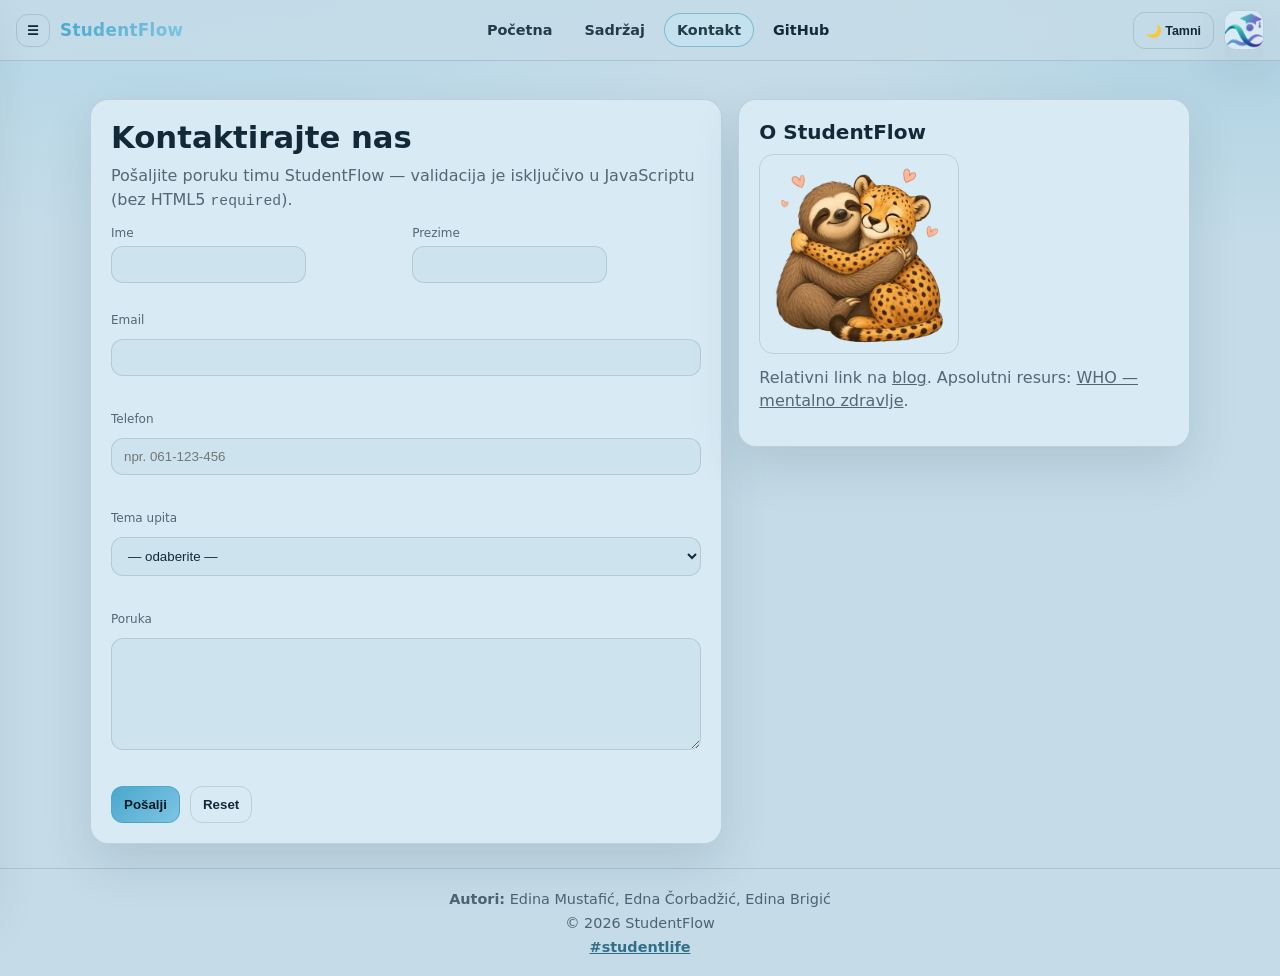
<file: kontakt.html>
<!DOCTYPE html>
<!-- Edina M.: kontakt.html — forma 6 polja, label, picture; validacija u JS (Edina B.) -->
<html lang="bs">
<head>
  <meta charset="UTF-8" />
  <meta name="viewport" content="width=device-width, initial-scale=1.0" />
  <title>StudentFlow | Kontakt</title>
  <link rel="stylesheet" href="css/tptpstil.css" />
</head>
<body>
  <a class="skip-link" href="#glavni">Preskoči na sadržaj</a>

  <header class="site-header">
    <div class="site-header__left">
      <button class="icon-btn" id="menu-btn" type="button" aria-label="Otvori bočni meni" title="Meni">☰</button>
      <a class="site-brand" href="index.html"><span class="site-brand__text">StudentFlow</span></a>
    </div>
    <nav class="main-nav" aria-label="Glavna navigacija">
      <a class="main-nav__link" href="index.html">Početna</a>
      <a class="main-nav__link" href="sadrzaj.html">Sadržaj</a>
      <a class="main-nav__link main-nav__link--active" href="kontakt.html">Kontakt</a>
      <a class="main-nav__link main-nav__link--external" href="https://github.com/edina-py/grupa-26" target="_blank" rel="noopener noreferrer">GitHub</a>
    </nav>
    <div class="site-header__right">
      <button class="ghost-btn theme-toggle" id="theme-toggle" type="button" aria-pressed="false" title="Prebaci tamni/svijetli mod">🌙 Tamni</button>
      <a class="site-logo-link" href="index.html" title="StudentFlow">
        <img class="site-logo-img" src="images/favicon.png" width="40" height="40" alt="Logotip StudentFlow" />
      </a>
    </div>
  </header>

  <div class="backdrop" id="backdrop" hidden></div>
  <aside class="drawer" id="drawer" aria-label="Bočni meni alata" aria-hidden="true">
    <div class="drawer-header">
      <div class="drawer-title">Alati</div>
      <button class="icon-btn" id="drawer-close" type="button" aria-label="Zatvori meni" title="Zatvori">✕</button>
    </div>
    <nav class="drawer-nav" aria-label="Brzi linkovi">
      <a class="drawer-link" href="index.html">Početna</a>
      <a class="drawer-link" href="sadrzaj.html">Sadržaj i blog</a>
      <a class="drawer-link active" href="kontakt.html">Kontakt</a>
    </nav>
    <section class="drawer-section">
      <h3 class="section-title">Motivacija</h3>
      <div class="motivation-card motivation-card--fancy" id="motivation-card" aria-live="polite"></div>
      <div class="row">
        <button class="ghost-btn" id="card-prev" type="button">←</button>
        <button class="ghost-btn" id="card-next" type="button">→</button>
      </div>
    </section>
    <section class="drawer-section">
      <h3 class="section-title">Bookmarkovi</h3>
      <p class="hint drawer-hint">Sačuvaj trenutnu stranicu i skok (hash). Radi i na kontakt stranici.</p>
      <div class="row row-wrap">
        <button class="ghost-btn" id="bookmark-save-btn" type="button">Sačuvaj ovdje</button>
        <button class="ghost-btn" id="bookmark-goto-btn" type="button">Idi na zadnji</button>
      </div>
      <ul class="bookmark-list" id="bookmark-list" aria-label="Lista bookmarkova"></ul>
      <div class="hint" id="bookmark-hint" hidden></div>
    </section>
    <section class="drawer-section">
      <h3 class="section-title">Historija sesija</h3>
      <div class="table-wrap">
        <table class="table" aria-label="Historija sesija u meniju">
          <thead>
            <tr><th>Datum</th><th>Ukupno</th><th>Mod</th><th></th></tr>
          </thead>
          <tbody id="history-tbody"></tbody>
        </table>
      </div>
      <div class="row row-wrap" style="margin-top:10px;">
        <button class="ghost-btn" id="clear-history-btn" type="button">Obriši sve</button>
      </div>
    </section>
  </aside>

  <main class="container contact-layout" id="glavni">
    <section class="panel contact-panel">
      <article>
        <h1 class="h1 page-title">Kontaktirajte nas</h1>
        <p class="lead">Pošaljite poruku timu StudentFlow — validacija je isključivo u JavaScriptu (bez HTML5 <code>required</code>).</p>

        <div class="form-success" id="form-success" hidden role="status"></div>

        <form class="form-grid" id="kontakt-form" novalidate autocomplete="off">
          <div class="form-row form-row--2">
            <div>
              <label class="label" for="ime">Ime</label>
              <input class="input" type="text" id="ime" name="ime" autocomplete="given-name" />
              <div class="field-error" id="err-ime"></div>
            </div>
            <div>
              <label class="label" for="prezime">Prezime</label>
              <input class="input" type="text" id="prezime" name="prezime" autocomplete="family-name" />
              <div class="field-error" id="err-prezime"></div>
            </div>
          </div>
          <div class="form-row">
            <label class="label" for="email">Email</label>
            <input class="input" type="text" id="email" name="email" autocomplete="email" />
            <div class="field-error" id="err-email"></div>
          </div>
          <div class="form-row">
            <label class="label" for="telefon">Telefon</label>
            <input class="input" type="text" id="telefon" name="telefon" autocomplete="tel" placeholder="npr. 061-123-456" />
            <div class="field-error" id="err-telefon"></div>
          </div>
          <div class="form-row">
            <label class="label" for="tema">Tema upita</label>
            <select class="input" id="tema" name="tema">
              <option value="">— odaberite —</option>
              <option value="pomoc">Pomoć oko aplikacije</option>
              <option value="saradnja">Saradnja / predlog</option>
              <option value="bug">Prijava problema</option>
              <option value="ostalo">Ostalo</option>
            </select>
            <div class="field-error" id="err-tema"></div>
          </div>
          <div class="form-row">
            <label class="label" for="poruka">Poruka</label>
            <textarea class="input" id="poruka" name="poruka" rows="6"></textarea>
            <div class="field-error" id="err-poruka"></div>
          </div>
          <div class="row row-wrap">
            <button class="primary-btn" type="submit">Pošalji</button>
            <button class="ghost-btn" type="button" id="form-reset">Reset</button>
          </div>
        </form>
      </article>
    </section>

    <aside class="contact-aside panel" aria-label="Informacije o projektu">
      <h2 class="h2 section-heading">O StudentFlow</h2>
      <picture>
        <source srcset="images/hug.webp" type="image/webp" />
        <img src="images/hug.png" alt="Ilustracija podrške: leopard i koala u zagrljaju" class="contact-aside__img" loading="lazy" />
      </picture>
      <p class="lead">Relativni link na <a href="sadrzaj.html#blog">blog</a>. Apsolutni resurs: <a href="https://www.who.int/news-room/fact-sheets/detail/mental-health-strengthening-our-response" target="_blank" rel="noopener noreferrer">WHO — mentalno zdravlje</a>.</p>
    </aside>
  </main>

  <footer class="footer footer--rich">
    <div class="footer__authors">
      <strong>Autori:</strong> Edina Mustafić, Edna Čorbadžić, Edina Brigić
    </div>
    <div class="footer__year">&copy; 2026 StudentFlow</div>
    <div class="footer__social">
      <a href="https://www.instagram.com/explore/tags/studentlife/" target="_blank" rel="noopener noreferrer">#studentlife</a>
    </div>
  </footer>

  <script src="js/tptpskripte.js"></script>
</body>
</html>
</file>
<file: css/tptpstil.css>
/* ==========================================================================
   StudentFlow — tptpstil.css (jedna datoteka za sve stranice)
   Breakpointi: mobilni <600px | tablet 600–900px | desktop >900px
   ========================================================================== */

/* --- 4.2 CSS varijable (min. 5): boje, font, razmaci, tranzicija --- */
:root {
    --primarna: #4aa8cc;
    --primarna-2: #7ec4e4;
    --pozadina: #c5dce8;
    --tekst: #122a38;
    --kartica-bg: #d8ebf5; 
    --font-base: system-ui, -apple-system, "Segoe UI", Roboto, Ubuntu, sans-serif; /* AI: system-ui osigurava da font savrseno odgovara operativnom sistemu korisnika 
       (San Francisco na Apple uredjajima, Segoe UI na Windowsima, Ubuntu font na Linuxu)bez potrebe za ucitavanjem eksternih fajlova. */
    --razmak: 16px;
    --tranzicija: 0.28s ease;
    --muted: rgba(18, 42, 56, 0.68);
    --border: rgba(18, 42, 56, 0.14);
    --shadow: 0 20px 50px rgba(18, 42, 56, 0.12);
    --radius: 18px;
    --ok: #22c55e;
}

/* Tamni mod: prepis varijabli na <html data-theme="dark"> (JS: applyTheme) */
html[data-theme="dark"] {
    --primarna: #64b5f6;
    --primarna-2: #90caf9;
    --pozadina: #0d1b2a;
    --tekst: #e8f1ff;
    --kartica-bg: #1b2838;
    --muted: rgba(232, 241, 255, 0.68);
    --border: rgba(144, 202, 249, 0.18);
    --shadow: 0 22px 60px rgba(0, 0, 0, 0.45);
}

body.mode-stres {
    --primarna: #5b8fd4;
    --primarna-2: #7aa8e8;
}

body.mode-motivisan {
    --primarna: #4aa8cc;
    --primarna-2: #7ec4e4;
}

* {
    box-sizing: border-box;
}

html {
    scroll-behavior: smooth;
}

body {
    margin: 0;
    background: radial-gradient(1200px 600px at 10% -10%, color-mix(in srgb, var(--primarna-2) 35%, transparent), transparent 55%),
        radial-gradient(900px 500px at 100% 0%, color-mix(in srgb, var(--primarna) 22%, transparent), transparent 50%),
        var(--pozadina); /* AI: Koriste se dva radial-gradienta za stvaranje "svjetlosnih mrlja" (glow efekta). 
       Najbitniji detalj: funkcija `color-mix(in srgb, boja %, transparent)`. Ovo omogucava 
       da se direktno u CSS-u boja "razvodni" (ucini transparentnom) na osnovu postojece varijable, 
       bez potrebe za koristenjem necitkih RGBA kodova. */
    color: var(--tekst);
    font-family: var(--font-base);
    transition: background-color var(--tranzicija), color var(--tranzicija);
    min-height: 100vh;
    display: flex;
    flex-direction: column;
}

img {
    max-width: 100%;
    display: block;
}

a {
    color: inherit;
}

code {
    font-family: ui-monospace, SFMono-Regular, Menlo, Consolas, monospace;
    font-size: 0.92em;
}

.skip-link { /* AI:"Preskoci na sadrzaj" je ovdje sakriven izvan vidljivog ekrana kako ne bi smetao vizuelnom dizajnu za korisnike sa misem. */
    position: absolute;
    left: -999px;
    top: 8px;
    background: var(--primarna);
    color: #0a1a24;
    padding: 8px 12px;
    border-radius: 10px;
    z-index: 200;
    font-weight: 700;
}

.skip-link:focus {
    left: 12px;
}

/* ----- Header ----- */
.site-header {
    position: sticky;
    top: 0;
    z-index: 40;
    display: flex;
    align-items: center;
    justify-content: space-between;
    gap: 12px;
    padding: 10px 16px;
    border-bottom: 1px solid var(--border);
    background: color-mix(in srgb, var(--pozadina) 88%, transparent);
    backdrop-filter: blur(12px);
}

.site-header__left,
.site-header__right {
    display: flex;
    align-items: center;
    gap: 10px;
}

.site-brand {
    text-decoration: none;
    font-weight: 900;
    font-size: 1.05rem;
    letter-spacing: 0.02em;
}

.site-brand__text {
    background: linear-gradient(120deg, var(--primarna), var(--primarna-2));
    -webkit-background-clip: text;
    background-clip: text;
    color: transparent;
}

/* Flexbox: glavna navigacija u headeru (zahtjev 4.2) */
.main-nav {
    display: flex;
    flex-wrap: wrap;
    align-items: center;
    justify-content: center;
    gap: 6px;
}

.main-nav__link { 
    text-decoration: none;
    padding: 8px 12px;
    border-radius: 999px;
    border: 1px solid transparent;
    font-size: 0.9rem;
    font-weight: 600;
    color: var(--tekst);
    opacity: 0.9;
}

.main-nav__link:hover {
    border-color: var(--border);
    background: color-mix(in srgb, var(--kartica-bg) 70%, transparent);
}

.main-nav__link--active { /* AI: Omogucava da dugme izgleda dinamicno (85% pozadine pomijesano sa 15% primarne boje) prilagodjavajuci se 
       i svijetloj i tamnoj temi. */
    border-color: color-mix(in srgb, var(--primarna) 55%, var(--border));
    background: color-mix(in srgb, var(--kartica-bg) 85%, var(--primarna));
}

.main-nav__link--external {
    opacity: 1;
}

.site-logo-link {
    display: flex;
    align-items: center;
}

.site-logo-img {
    width: 40px;
    height: 40px;
    border-radius: 12px;
    object-fit: cover;
    border: 1px solid var(--border);
    box-shadow: var(--shadow);
    background: var(--kartica-bg);
}

.badge {
    padding: 6px 10px;
    border: 1px solid var(--border);
    border-radius: 999px;
    font-size: 12px;
    color: var(--muted);
    white-space: nowrap;
}

/* ----- Layout: filter + main + aside ----- */
.page-shell {
    flex: 1;
    display: flex;
    flex-direction: column;
    max-width: 1320px;
    margin: 0 auto;
    width: 100%;
    padding: 0 12px 24px;
}

.filter-nav {
    position: sticky;
    top: 58px;
    z-index: 25;
    display: flex;
    flex-wrap: wrap;
    align-items: center;
    gap: 8px;
    padding: 12px 0 4px;
}

.filter-nav__title {
    width: 100%;
    font-size: 11px;
    text-transform: uppercase;
    letter-spacing: 0.14em;
    color: var(--muted);
    font-weight: 800;
    margin-bottom: 2px;
}

@media (min-width: 960px) {
    .page-shell {
        flex-direction: row;
        align-items: flex-start;
        gap: 16px;
        padding: 12px 16px 32px;
    }

    .filter-nav {
        position: sticky;
        top: 64px;
        flex-direction: column;
        align-items: stretch;
        width: 200px;
        flex-shrink: 0;
        padding-top: 8px;
    }

    .filter-nav__title {
        width: auto;
    }

    .page-main-aside { /* AI: Eliminise potrebu za posebnim kalkulacijama sirine. */
        flex: 1;
        display: grid;
        grid-template-columns: minmax(0, 1fr) minmax(260px, 320px);
        gap: 18px;
        align-items: start;
    }
}

.page-main-aside {
    width: 100%;
}

.container {
    max-width: 1100px;
    margin: 0 auto;
    padding: 8px 0 24px;
}

.container--main {
    max-width: none;
    margin: 0;
    padding: 8px 0 0;
}

.filter-btn {
    border: 1px solid var(--border);
    background: color-mix(in srgb, var(--kartica-bg) 80%, transparent);
    color: var(--tekst);
    border-radius: 999px;
    padding: 8px 12px;
    cursor: pointer;
    font-size: 0.82rem;
    font-weight: 600;
    transition: background var(--tranzicija), border-color var(--tranzicija), transform 0.15s ease;
    text-align: left;
}

.filter-btn:hover {
    transform: translateY(-1px);
    border-color: color-mix(in srgb, var(--primarna) 40%, var(--border));
}

.filter-btn--active {
    border-color: color-mix(in srgb, var(--primarna) 65%, var(--border));
    background: linear-gradient(135deg, color-mix(in srgb, var(--primarna) 35%, var(--kartica-bg)), var(--kartica-bg));
    box-shadow: var(--shadow);
}

.sidebar-aside {
    background: var(--kartica-bg);
    border: 1px solid var(--border);
    border-radius: var(--radius);
    padding: 16px;
    box-shadow: var(--shadow);
    margin-top: 8px;
}

@media (min-width: 960px) {
    .sidebar-aside {
        margin-top: 0;
        position: sticky;
        top: 72px;
    }
}

.aside-lead {
    margin: 0 0 10px;
    font-size: 0.95rem;
    color: var(--muted);
}

.map-wrap {
    border-radius: 14px;
    overflow: hidden;
    border: 1px solid var(--border);
    aspect-ratio: 4 / 3; /* AI: Automatski odrzava razmjer slike ili mape na tacno 4:3 nezavisno od toga koliko se sirina elementa suzava ili siri na raznim uredjajima. */
    background: color-mix(in srgb, var(--pozadina) 60%, #000);
}

.map-wrap iframe {
    width: 100%;
    height: 100%;
    border: 0;
}

/* ----- Hero & panels ----- */
.hero {
    display: grid;
    grid-template-columns: 1.25fr 1fr;
    gap: 18px;
    align-items: stretch;
}

.hero-text,
.hero-media {
    background: var(--kartica-bg);
    border: 1px solid var(--border);
    border-radius: var(--radius);
    padding: 20px;
    box-shadow: var(--shadow);
}

.h1 {
    margin: 0 0 8px;
    font-size: clamp(1.55rem, 2.4vw, 2rem);
    line-height: 1.12;
}

.h2 {
    margin: 0;
    font-size: 1.25rem;
}

.h3 {
    margin: 0 0 10px;
    font-size: 1rem;
}

.lead {
    margin: 0 0 14px;
    color: var(--muted);
    line-height: 1.45;
}

.label {
    display: block;
    font-size: 12px;
    color: var(--muted);
    margin-bottom: 6px;
}

.hint {
    font-size: 12px;
    color: var(--muted);
    margin-top: 8px;
    line-height: 1.4;
}

.drawer-hint {
    margin-top: 0;
    margin-bottom: 8px;
}

.row {
    display: flex;
    gap: 10px;
    align-items: center;
}

.row-wrap {
    flex-wrap: wrap;
}

.input {
    flex: 1;
    padding: 10px 12px;
    border-radius: 12px;
    border: 1px solid var(--border);
    background: color-mix(in srgb, var(--pozadina) 55%, transparent);
    color: var(--tekst);
    outline: none;
}

.input:focus {
    border-color: color-mix(in srgb, var(--primarna) 55%, var(--border));
    box-shadow: 0 0 0 3px color-mix(in srgb, var(--primarna) 22%, transparent);
}

.icon-btn,
.ghost-btn,
.primary-btn,
.secondary-btn {
    border: 1px solid var(--border);
    border-radius: 12px;
    padding: 10px 12px;
    background: transparent;
    color: var(--tekst);
    cursor: pointer;
    transition: transform var(--tranzicija), background var(--tranzicija), border-color var(--tranzicija);
    font-weight: 600;
}

.icon-btn {
    padding: 8px 10px;
}

.ghost-btn:hover {
    background: color-mix(in srgb, var(--kartica-bg) 65%, var(--primarna));
}

.primary-btn {
    background: linear-gradient(135deg, var(--primarna), var(--primarna-2));
    color: #0a1a24;
    border-color: color-mix(in srgb, var(--primarna) 70%, var(--border));
}

.primary-btn:hover {
    transform: translateY(-1px);
}

.secondary-btn {
    background: color-mix(in srgb, var(--kartica-bg) 75%, var(--pozadina));
}

.secondary-btn:hover {
    transform: translateY(-1px);
}

.mode-choices {
    display: flex;
    gap: 10px;
    flex-wrap: wrap;
    margin-top: 12px;
}

/* Hero: prirodna veličina slike (bez prisilnog cropa) */
.hero-media picture {
    display: block;
    text-align: center;
}

.hero-img {
    width: auto;
    max-width: 100%;
    max-height: 220px;
    height: auto;
    margin: 0 auto;
    border-radius: 14px;
    border: 1px solid var(--border);
    object-fit: contain;
    background: transparent;
}

.name-form__row {
    align-items: stretch;
}

.name-form__input {
    flex: 0 1 auto;
    width: 100%;
    max-width: 180px;
    min-width: 100px;
}

.mode-btn--active {
    box-shadow: inset 0 0 0 2px color-mix(in srgb, var(--primarna) 55%, var(--border));
    transform: translateY(-1px);
}

.media-note {
    margin-top: 10px;
    font-size: 12px;
    color: var(--muted);
}

.panel {
    margin-top: 18px;
    background: var(--kartica-bg);
    border: 1px solid var(--border);
    border-radius: var(--radius);
    padding: 20px;
    box-shadow: var(--shadow);
}

.panel-heading {
    margin-bottom: 6px;
}

.panel-lead {
    margin-top: 0;
    margin-bottom: 14px;
}

.panel-header {
    display: flex;
    align-items: center;
    justify-content: space-between;
    gap: 12px;
    margin-bottom: 14px;
}

.timer {
    display: grid;
    gap: 8px;
    padding: 14px;
    border: 1px solid var(--border);
    border-radius: 14px;
    background: color-mix(in srgb, var(--pozadina) 45%, transparent);
}

.timer-time {
    font-size: clamp(2rem, 5vw, 2.75rem);
    font-weight: 900;
    letter-spacing: 1px;
    font-variant-numeric: tabular-nums; /* AI:`tabular-nums` forsira fiksnu (jednaku) sirinu za sve brojeve.*/
}

.timer-sub {
    color: var(--muted);
    font-size: 13px;
}

.progress {
    width: 100%;
    height: 10px;
    border-radius: 999px;
    background: color-mix(in srgb, var(--pozadina) 75%, transparent);
    border: 1px solid var(--border);
    overflow: hidden;
}

.progress-bar {
    height: 100%;
    background: linear-gradient(90deg, var(--primarna), var(--primarna-2));
    width: 0%;
    transition: width 0.25s ease;
}

.video-grid {
    display: grid;
    grid-template-columns: 1fr 1fr;
    gap: 14px;
    margin-top: 14px;
}

.video-card {
    border: 1px solid var(--border);
    border-radius: 14px;
    padding: 14px;
    background: color-mix(in srgb, var(--pozadina) 40%, transparent);
}

.video-wrap {
    position: relative;
    width: 100%;
    aspect-ratio: 16 / 9;
    border-radius: 12px;
    overflow: hidden;
    border: 1px solid var(--border);
    background: #0a1218;
}

/* Lokalni MP4 — HTML5 video (ne YouTube iframe) */
.video-wrap .vibe-video__player,
.video-wrap video {
    width: 100%;
    height: 100%;
    display: block;
    object-fit: cover;
    border: 0;
    background: #000;
}

.video-wrap--idle .video-launch {
    position: relative;
    width: 100%;
    height: 100%;
    min-height: 180px;
    padding: 0;
    border: none;
    cursor: pointer;
    background: #000;
    display: block;
}

.video-launch__thumb {
    width: 100%;
    height: 100%;
    object-fit: cover;
    opacity: 0.88;
}

.video-launch__play {
    position: absolute;
    left: 50%;
    top: 50%;
    transform: translate(-50%, -50%);
    width: 56px;
    height: 56px;
    border-radius: 50%;
    background: color-mix(in srgb, var(--primarna) 85%, #fff);
    color: #0a1a24;
    display: grid;
    place-items: center;
    font-size: 1.25rem;
    box-shadow: var(--shadow);
}

.video-launch__label {
    position: absolute;
    left: 0;
    right: 0;
    bottom: 10px;
    text-align: center;
    font-size: 0.8rem;
    font-weight: 700;
    color: #fff;
    text-shadow: 0 1px 4px #000;
}

.video-wrap--playing {
    display: grid;
    grid-template-rows: 1fr auto;
}

.video-unmute {
    position: absolute;
    right: 8px;
    bottom: 8px;
    z-index: 2;
    font-size: 0.78rem;
    padding: 6px 10px;
}

.video-hint {
    margin: 0 0 8px;
}

.list {
    margin: 0;
    padding-left: 18px;
    color: var(--muted);
}

.list li {
    margin: 6px 0;
}

/* ----- Kartice: CSS Grid (1 / 2 / 3 kolone) — zahtjev desktop min. 3 ----- */
.cards-grid {
    display: grid;
    grid-template-columns: 1fr;
    gap: 14px;
}

/* Tablet 600–900px: dvije kolone kartica */
@media (min-width: 600px) {
    .cards-grid {
        grid-template-columns: repeat(2, 1fr);
    }
}

/* Desktop >900px: tri kolone na index.html (#content-cards) */
@media (min-width: 901px) {
    .cards-grid {
        grid-template-columns: repeat(3, 1fr);
    }
}

.cards-grid--blog {
    margin-top: 8px;
}

.content-card {
    display: flex;
    flex-direction: column;
    border-radius: 16px;
    overflow: hidden;
    border: 1px solid var(--border);
    background: color-mix(in srgb, var(--kartica-bg) 92%, var(--pozadina));
    box-shadow: var(--shadow);
    transition: transform 0.2s ease, box-shadow 0.2s ease;
    animation: fade-in 0.55s ease both;
}

.content-card:nth-child(2) { /* AI: Naknadno uplitanje animacije.*/
    animation-delay: 0.06s;
}

.content-card:nth-child(3) {
    animation-delay: 0.12s;
}

.content-card::after { /* AI: Umjesto dodavanja border-a na :hover, koji bi pomjerio layout za nekoliko piksela, 
       kreiramo lazni element (pseudo-element ::after). `inset: 0` razvlaci ga preko cijele kartice. */
    content: "";
    position: absolute;
    inset: 0;
    pointer-events: none;
    border-radius: inherit;
    opacity: 0;
    transition: opacity var(--tranzicija);
}

.content-card { 
    position: relative;

}

.content-card:hover::after {
    opacity: 1;
    box-shadow: inset 0 0 0 2px color-mix(in srgb, var(--primarna) 35%, transparent);
}

.content-card:hover {
    transform: translateY(-3px);
}

.content-card__img {
    width: 100%;
    aspect-ratio: 16 / 10;
    object-fit: cover;
}

.content-card__body {
    padding: 14px;
    display: flex;
    flex-direction: column;
    gap: 8px;
    flex: 1;
}

.content-card__tag {
    font-size: 11px;
    font-weight: 800;
    text-transform: uppercase;
    letter-spacing: 0.08em;
    color: var(--muted);
}

.content-card__title {
    margin: 0;
    font-size: 1.05rem;
    font-weight: 800;
}

.content-card__desc {
    margin: 0;
    font-size: 0.9rem;
    color: var(--muted);
    line-height: 1.45;
    flex: 1;
}

.content-card__link {
    align-self: flex-start;
    margin-top: 4px;
    font-weight: 700;
    font-size: 0.9rem;
    color: color-mix(in srgb, var(--primarna) 70%, var(--tekst));
    text-decoration: underline;
    text-underline-offset: 3px;
}

/* Todo */
.todo-form {
    margin-bottom: 10px;
}

.todo-list {
    list-style: none;
    margin: 0;
    padding: 0;
    display: flex;
    flex-direction: column;
    gap: 8px;
    max-height: 280px;
    overflow: auto;
}

.todo-item {
    display: flex;
    align-items: flex-start;
    gap: 10px;
    padding: 10px 12px;
    border-radius: 12px;
    border: 1px solid var(--border);
    background: color-mix(in srgb, var(--pozadina) 35%, transparent);
}

.todo-check {
    width: 22px;
    height: 22px;
    border-radius: 6px;
    border: 2px solid var(--border);
    flex-shrink: 0;
    cursor: pointer;
    display: grid;
    place-items: center;
    font-size: 14px;
    font-weight: 900;
    transition: background 0.2s ease, border-color 0.2s ease, color 0.2s ease;
}

.todo-check--done {
    background: var(--ok);
    border-color: var(--ok);
    color: #fff;
}

.todo-text {
    flex: 1;
    font-size: 0.92rem;
    line-height: 1.35;
}

.todo-text--done {
    text-decoration: line-through;
    opacity: 0.65;
}

.todo-del {
    border: none;
    background: transparent;
    cursor: pointer;
    color: var(--muted);
    font-size: 18px;
    line-height: 1;
    padding: 0 4px;
}

/* Footer */
.footer {
    padding: 22px 16px;
    border-top: 1px solid var(--border);
    color: var(--muted);
    text-align: center;
    margin-top: auto;
}

.footer--rich {
    display: flex;
    flex-direction: column;
    gap: 8px;
    font-size: 0.9rem;
}

.footer__social a {
    color: color-mix(in srgb, var(--primarna) 55%, var(--tekst));
    font-weight: 600;
}

.footer__sep {
    margin: 0 6px;
    opacity: 0.5;
}

/* Drawer */
.backdrop {
    position: fixed;
    inset: 0;
    background: rgba(0, 0, 0, 0.45);
    z-index: 45;
}

.drawer {
    position: fixed;
    top: 0;
    left: 0;
    height: 100%;
    width: min(380px, 92vw); /* AI: Funkcija `min()` bira manju od dvije ponudjene vrijednosti. */
    transform: translateX(-104%); /* AI: `transform: translateX` gura element izvan ekrana za 104%. */
    transition: transform 0.28s ease;
    z-index: 50;
    background: color-mix(in srgb, var(--pozadina) 94%, transparent);
    border-right: 1px solid var(--border);
    box-shadow: var(--shadow);
    overflow: auto;
}

/* Drawer: bočni meni na index, sadrzaj.html i kontakt.html */
.drawer.open {
    transform: translateX(0);
}

.drawer-header {
    display: flex;
    align-items: center;
    justify-content: space-between;
    padding: 12px 14px;
    border-bottom: 1px solid var(--border);
}

.drawer-title {
    font-weight: 900;
}

.drawer-nav {
    padding: 10px 14px;
    display: grid;
    gap: 8px;
    border-bottom: 1px solid var(--border);
}

.drawer-link {
    text-decoration: none;
    padding: 10px 12px;
    border-radius: 12px;
    border: 1px solid var(--border);
    background: color-mix(in srgb, var(--kartica-bg) 70%, transparent);
}

.drawer-link.active {
    border-color: color-mix(in srgb, var(--primarna) 55%, var(--border));
}

.drawer-section {
    padding: 12px 14px;
    border-bottom: 1px solid var(--border);
}

.section-title {
    margin: 0 0 10px;
    font-size: 12px;
    color: var(--muted);
    text-transform: uppercase;
    letter-spacing: 0.12em;
}

.motivation-card {
    padding: 14px;
    border-radius: 16px;
    border: 1px solid var(--border);
    min-height: 108px;
    display: grid;
    gap: 8px;
    align-content: start;
    opacity: 1;
    transform: translateY(0);
    transition: opacity 0.3s ease, transform 0.3s ease;
}

.motivation-card--fancy {
    background: linear-gradient(145deg, color-mix(in srgb, var(--primarna) 18%, var(--kartica-bg)), var(--kartica-bg));
    box-shadow: inset 0 1px 0 color-mix(in srgb, #fff 22%, transparent);
}

html[data-theme="dark"] .motivation-card--fancy {
    box-shadow: inset 0 1px 0 color-mix(in srgb, var(--primarna) 15%, transparent);
}

.motivation-card.fading {
    opacity: 0;
    transform: translateY(8px);
}

.motivation-title {
    font-weight: 900;
    font-size: 1rem;
}

.motivation-body {
    color: var(--muted);
    font-size: 13px;
    line-height: 1.45;
}

.motivation-emoji {
    font-size: 1.35rem;
    line-height: 1;
}

.table-wrap {
    overflow: auto;
    border-radius: 14px;
    border: 1px solid var(--border);
}

.table {
    width: 100%;
    border-collapse: collapse;
    font-size: 12px;
    background: color-mix(in srgb, var(--kartica-bg) 85%, transparent);
}

.table th,
.table td {
    padding: 10px 10px;
    border-bottom: 1px solid var(--border);
    text-align: left;
}

.table th {
    color: var(--muted);
    font-weight: 800;
    white-space: nowrap;
}

.table tr:last-child td {
    border-bottom: 0;
}

.btn-icon {
    border: 1px solid var(--border);
    background: color-mix(in srgb, var(--pozadina) 50%, transparent);
    border-radius: 10px;
    padding: 6px 10px;
    cursor: pointer;
    font-size: 12px;
}

.btn-icon:hover {
    border-color: color-mix(in srgb, var(--primarna) 45%, var(--border));
}

.bookmark-list {
    list-style: none;
    margin: 10px 0 0;
    padding: 0;
    display: flex;
    flex-direction: column;
    gap: 8px;
}

.bookmark-list li {
    display: flex;
    align-items: center;
    justify-content: space-between;
    gap: 8px;
    padding: 8px 10px;
    border-radius: 12px;
    border: 1px solid var(--border);
    background: color-mix(in srgb, var(--kartica-bg) 75%, transparent);
    font-size: 12px;
}

.bookmark-list a {
    flex: 1;
    text-decoration: none;
    font-weight: 700;
    overflow: hidden;
    text-overflow: ellipsis;
    white-space: nowrap;
}

/* Modal */
.modal[hidden] {
    display: none !important;
}

.modal {
    position: fixed;
    inset: 0;
    background: rgba(0, 0, 0, 0.55);
    z-index: 60;
    display: grid;
    place-items: center;
    padding: 18px;
}

.modal-card {
    width: min(520px, 96vw);
    background: color-mix(in srgb, var(--pozadina) 94%, transparent);
    border: 1px solid var(--border);
    border-radius: 18px;
    box-shadow: var(--shadow);
    overflow: hidden;
}

.modal-header {
    display: flex;
    justify-content: space-between;
    align-items: center;
    padding: 12px 14px;
    border-bottom: 1px solid var(--border);
}

.modal-title {
    font-weight: 900;
}

.breath-content {
    padding: 16px 14px 18px;
    display: grid;
    gap: 10px;
}

.breath-text {
    font-size: 28px;
    font-weight: 900;
}

.breath-timer {
    font-size: 40px;
    font-weight: 900;
    color: color-mix(in srgb, var(--primarna) 70%, var(--tekst));
}

/* Blog full-screen overlay */
.article-overlay[hidden] {
    display: none !important;
}

.article-overlay {
    position: fixed;
    inset: 0; /* AI: `inset: 0` je moderna CSS skracenica koja zamjenjuje cetiri pravila odjednom:`top: 0; right: 0; bottom: 0; left: 0;`. */
    z-index: 120;
    background: var(--pozadina);
    color: var(--tekst);
    overflow: auto;
}

.article-overlay__inner {
    max-width: 760px;
    margin: 0 auto;
    padding: 72px 20px 48px;
}

.article-overlay__top {
    display: flex;
    align-items: center;
    justify-content: space-between;
    gap: 12px;
    margin-bottom: 18px;
    position: sticky;
    top: 0;
    padding: 10px 0;
    background: linear-gradient(180deg, var(--pozadina) 70%, transparent);
    z-index: 2;
}

.article-overlay__hero {
    width: 100%;
    border-radius: 18px;
    border: 1px solid var(--border);
    margin-bottom: 18px;
    aspect-ratio: 16 / 9;
    object-fit: cover;
}

.article-overlay__content {
    line-height: 1.6;
    color: var(--muted);
}

.article-overlay__content h2 {
    color: var(--tekst);
    margin-top: 1.4em;
    font-size: 1.15rem;
}

.article-overlay__content a {
    color: color-mix(in srgb, var(--primarna) 65%, var(--tekst));
    font-weight: 700;
}

/* sadrzaj.html: bookmark nav */
.bookmark-bar {
    display: flex;
    flex-wrap: wrap;
    gap: 8px;
    padding: 12px 0;
    position: sticky;
    top: 56px;
    z-index: 20;
    background: color-mix(in srgb, var(--pozadina) 92%, transparent);
    backdrop-filter: blur(10px);
    border-bottom: 1px solid var(--border);
    margin-bottom: 16px;
}

.bookmark-bar a {
    text-decoration: none;
    font-size: 0.82rem;
    font-weight: 700;
    padding: 8px 12px;
    border-radius: 999px;
    border: 1px solid var(--border);
    background: var(--kartica-bg);
}

.gallery {
    display: grid;
    grid-template-columns: repeat(auto-fill, minmax(140px, 1fr));
    gap: 10px;
}

.gallery img {
    width: 100%;
    aspect-ratio: 1;
    object-fit: cover;
    border-radius: 12px;
    border: 1px solid var(--border);
}

.imagemap-wrap {
    max-width: min(100%, 920px);
    margin: 16px auto;
}

.imagemap-stage {
    position: relative;
    display: inline-block;
    width: 100%;
}

.imagemap-stage img {
    width: 100%;
    height: auto;
    border-radius: 14px;
    border: 1px solid var(--border);
    vertical-align: middle;
}

.imagemap-overlay {
    position: absolute;
    inset: 0;
    pointer-events: none;
}

/* Nevidljive zone — samo kursor se mijenja (bez posvjetljivanja) */
.imagemap-hotspot {
    position: absolute;
    pointer-events: auto;
    border: none;
    background: transparent;
    padding: 0;
    cursor: default;
}

.imagemap-hotspot[data-panel="disanje"] {
    cursor: help;
}

.imagemap-hotspot[data-panel="tehnike"] {
    cursor: pointer;
}

.imagemap-hotspot[data-panel="burnout"] {
    cursor: not-allowed;
}

.imagemap-hotspot[data-panel="odmor"] {
    cursor: cell;
}

.imagemap-hotspot:focus-visible {
    outline: 2px solid var(--primarna);
    outline-offset: 2px;
}

.imagemap-panel {
    margin-top: 14px;
    padding: 16px;
    border-radius: var(--radius);
    border: 1px solid var(--border);
    background: var(--kartica-bg);
    box-shadow: var(--shadow);
}

.imagemap-panel[hidden] {
    display: none !important;
}

.imagemap-panel__head {
    display: flex;
    align-items: center;
    justify-content: space-between;
    gap: 10px;
    margin-bottom: 10px;
}

.imagemap-panel__body ul {
    margin: 0.5em 0;
    padding-left: 1.2em;
    color: var(--muted);
}

.imagemap-panel__body h2 {
    font-size: 1rem;
    margin: 1em 0 0.4em;
    color: var(--tekst);
}

.theme-toggle {
    font-size: 0.78rem;
    white-space: nowrap;
}

.badge--stat strong {
    color: var(--primarna);
}

.stat-bump {
    animation: pulsiranje 0.4s ease;
}

.contact-layout {
    display: grid;
    gap: var(--razmak);
    padding-top: 20px;
}

@media (min-width: 901px) {
    .contact-layout {
        grid-template-columns: 1.4fr 1fr;
        align-items: start;
    }
}

.contact-aside__img {
    width: auto;
    max-width: 100%;
    max-height: 200px;
    border-radius: 14px;
    border: 1px solid var(--border);
    margin-bottom: 12px;
    object-fit: contain;
}

.page-aside-tip {
    max-width: 1100px;
    margin: 0 auto;
    padding: 0 16px 20px;
}

.page-title,
.section-heading {
    margin-bottom: 10px;
}

.page-actions {
    margin: 24px 0;
    display: flex;
    flex-wrap: wrap;
    gap: 8px;
}

.nested-list {
    color: var(--muted);
    line-height: 1.55;
}

/* Kontakt forma */
.form-grid {
    display: grid;
    gap: 14px;
}

.form-row {
    display: grid;
    gap: 6px;
}

.form-row--2 {
    grid-template-columns: 1fr 1fr;
    gap: 12px;
}

@media (max-width: 640px) {
    .form-row--2 {
        grid-template-columns: 1fr;
    }
}

.field-error {
    font-size: 12px;
    color: #dc2626;
    min-height: 16px;
}

.input--error,
.select--error,
.textarea--error {
    border-color: #dc2626 !important;
    box-shadow: 0 0 0 2px rgba(220, 38, 38, 0.15);
}

.form-success {
    padding: 12px 14px;
    border-radius: 12px;
    border: 1px solid color-mix(in srgb, var(--ok) 55%, var(--border));
    background: color-mix(in srgb, var(--ok) 12%, var(--kartica-bg));
    color: var(--tekst);
    font-weight: 700;
}

.form-success[hidden] { /* AI: Pravilo visokog prioriteta za HTML `hidden` atribut. Zbog toga sto CSS klase imaju visu "specificnost"
       od defaultnih HTML pravila, ponekad browser ignorise `hidden` tag. Ova linija ga prisiljava da ga ispostuje. */
    display: none;
}

/* Animacije: pulsiranje (Emergency) + fade-in (kartice) — zahtjev 4.2 */
@keyframes pulsiranje { /* AI: Efekat pulsa za SOS dugme. Transform scale povecava element na 1.06x svoje velicine 
       na polovini animacije (50%) i vraca na nulu, simulirajuci kucanje srca i privlaceci paznju na dugme. */
    0% {
        transform: scale(1);
    }
    50% {
        transform: scale(1.06);
    }
    100% {
        transform: scale(1);
    }
}

.emergency-btn {
    animation: pulsiranje 2.2s infinite;
}

@keyframes fade-in {
    from {
        opacity: 0;
        transform: translateY(10px);
    }
    to {
        opacity: 1;
        transform: translateY(0);
    }
}

/* --- Breakpoint 2: tablet 600–900px --- */
@media (min-width: 600px) and (max-width: 900px) {
    .hero {
        grid-template-columns: 1fr 1fr;
    }

    .gallery {
        grid-template-columns: repeat(3, 1fr);
    }
}

/* --- Breakpoint 1: mobilni <600px --- */
@media (max-width: 599px) {
    .hero {
        grid-template-columns: 1fr;
    }

    .video-grid {
        grid-template-columns: 1fr;
    }

    .main-nav {
        order: 3;
        width: 100%;
        justify-content: flex-start;
    }

    .site-header {
        flex-wrap: wrap;
    }

    .filter-btn {
        font-size: 0.78rem;
    }

    .theme-toggle,
    .badge--stat {
        display: none;
    }

    .gallery {
        grid-template-columns: repeat(2, 1fr);
    }
}

/* --- Breakpoint 3: desktop >900px --- */
@media (min-width: 901px) {
    .video-grid {
        grid-template-columns: 1fr 1fr;
    }
}

@media (max-width: 900px) {
    .hero {
        grid-template-columns: 1fr;
    }

    .video-grid {
        grid-template-columns: 1fr;
    }
}
</file>
